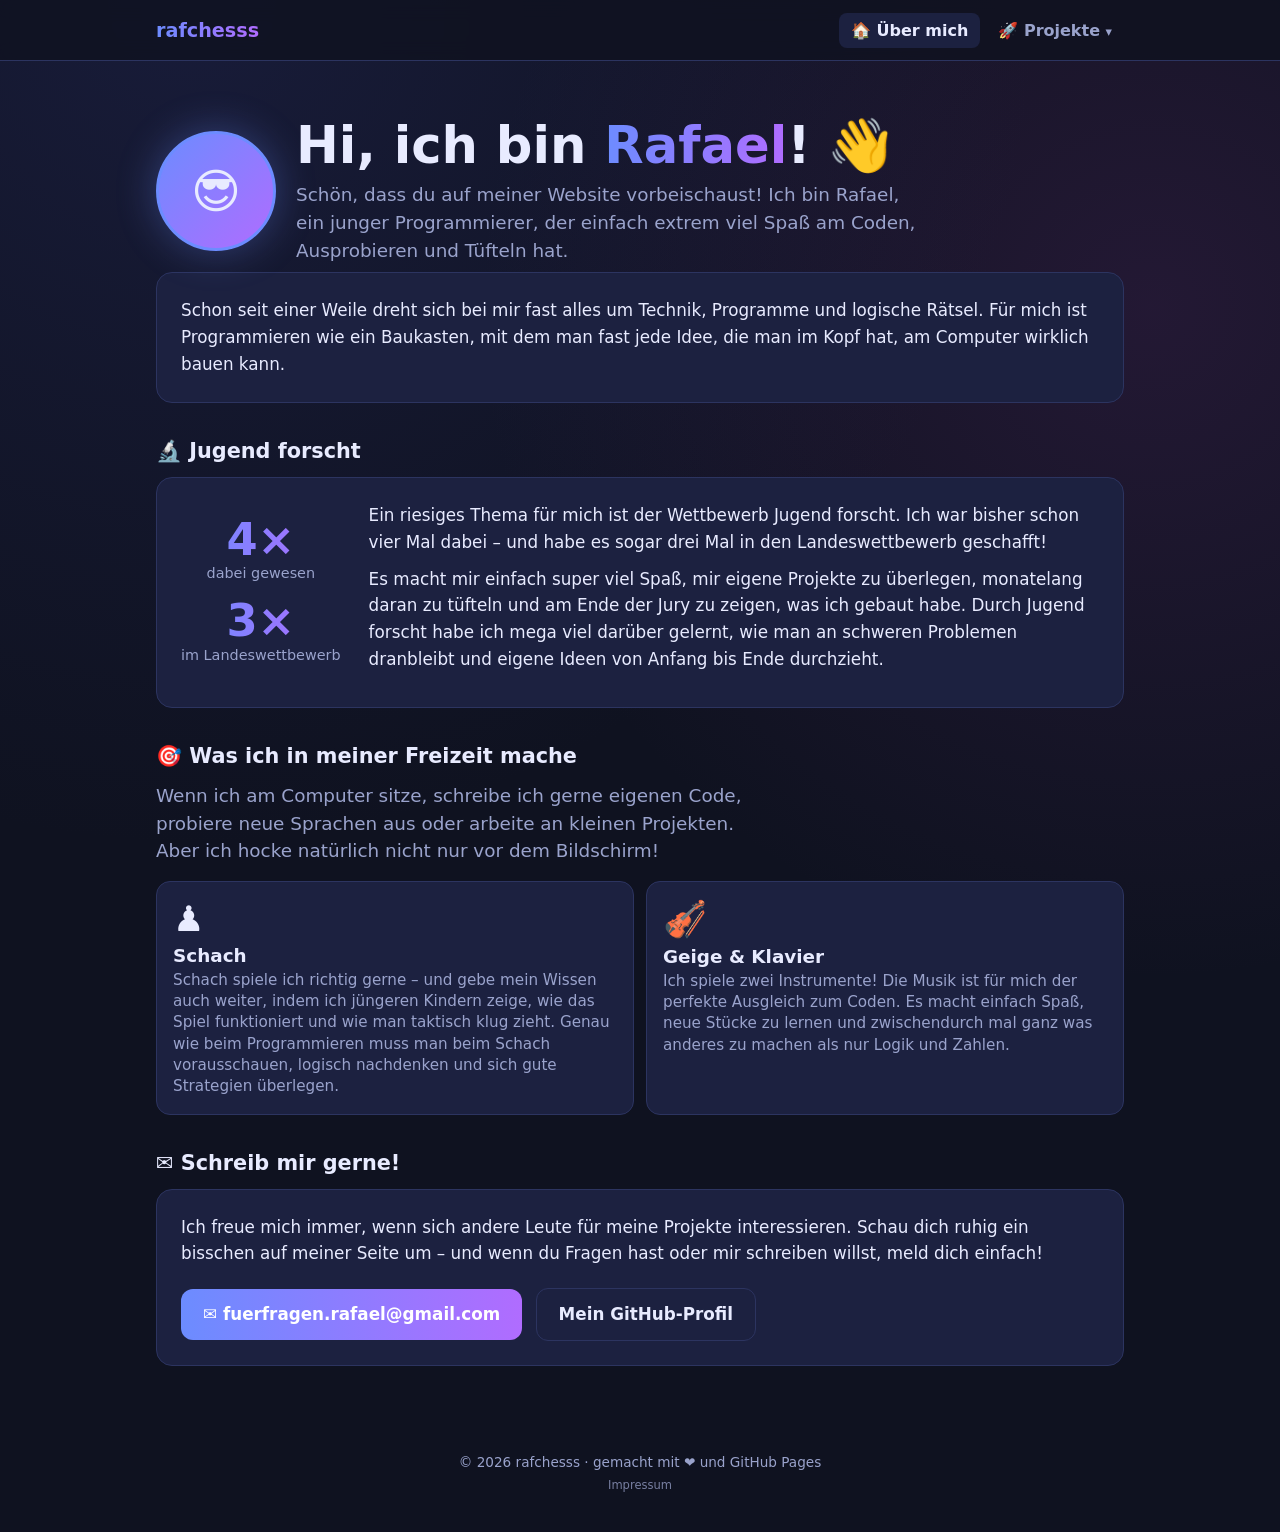
<file: index.html>
<!DOCTYPE html>
<html lang="de">
<head>
<meta charset="UTF-8">
<meta name="viewport" content="width=device-width, initial-scale=1">
<title>rafchesss</title>
<style>
  :root {
    --bg: #0f1220; --bg2: #161a2e; --card: #1c2140; --card2: #232a50; --text: #e8ebff; --muted: #9aa3cc;
    --accent: #6c8cff; --accent2: #b06cff; --border: #2c3460; --ok: #4cd29a;
  }
  * { box-sizing: border-box; }
  html { scroll-behavior: smooth; }
  body {
    margin: 0; font-family: system-ui, "Segoe UI", sans-serif; color: var(--text); background: var(--bg);
    background-image: radial-gradient(circle at 15% 0%, #2a2f6b55, transparent 45%), radial-gradient(circle at 90% 20%, #5b2a6b44, transparent 40%);
    min-height: 100vh;
  }
  a { color: inherit; }

  /* ---------- Navigation ---------- */
  nav {
    position: sticky; top: 0; z-index: 10; backdrop-filter: blur(10px);
    background: #0f1220cc; border-bottom: 1px solid var(--border);
  }
  .nav-inner { max-width: 1000px; margin: 0 auto; padding: 0 16px; display: flex; align-items: center; gap: 6px; height: 60px; }
  .logo { font-weight: 800; font-size: 1.2rem; text-decoration: none; margin-right: auto;
    background: linear-gradient(90deg, var(--accent), var(--accent2)); -webkit-background-clip: text; background-clip: text; color: transparent; }
  .nav-link, .drop-btn {
    font: inherit; color: var(--muted); background: none; border: 0; cursor: pointer; text-decoration: none;
    padding: 8px 12px; border-radius: 8px; font-weight: 600;
  }
  .nav-link:hover, .drop-btn:hover, .nav-link.active, .drop-btn.active { color: var(--text); background: var(--card); }
  .dropdown { position: relative; }
  .drop-btn .arrow { display: inline-block; transition: transform .2s; font-size: .8em; }
  .dropdown.open .arrow { transform: rotate(180deg); }
  .drop-menu {
    position: absolute; right: 0; top: calc(100% + 8px); min-width: 260px; padding: 6px;
    background: var(--card); border: 1px solid var(--border); border-radius: 12px; box-shadow: 0 12px 40px #0008;
    display: none;
  }
  .dropdown.open .drop-menu { display: block; }
  .drop-menu a { display: flex; gap: 10px; align-items: center; padding: 10px 12px; border-radius: 8px; text-decoration: none; }
  .drop-menu a:hover { background: var(--card2); }
  .drop-menu .emoji { font-size: 1.4rem; }
  .drop-menu small { display: block; color: var(--muted); }
  .drop-menu hr { border: 0; border-top: 1px solid var(--border); margin: 6px 4px; }
  .drop-menu .soon { padding: 10px 12px; color: var(--muted); font-style: italic; }

  /* ---------- Inhalt ---------- */
  main { max-width: 1000px; margin: 0 auto; padding: 32px 16px 64px; }
  .page { animation: fade .3s ease; }
  @keyframes fade { from { opacity: 0; transform: translateY(8px); } to { opacity: 1; transform: none; } }
  h1 { font-size: clamp(2rem, 6vw, 3.2rem); margin: 0 0 8px; line-height: 1.1; }
  h2 { margin: 36px 0 14px; font-size: 1.3rem; }
  .gradient { background: linear-gradient(90deg, var(--accent), var(--accent2)); -webkit-background-clip: text; background-clip: text; color: transparent; }
  .lead { color: var(--muted); font-size: 1.15rem; margin: 0; max-width: 620px; line-height: 1.5; }
  .hero { padding: 24px 0 8px; }
  .greeting { color: var(--accent); font-weight: 700; margin-bottom: 6px; }

  .tiles { display: grid; grid-template-columns: repeat(auto-fit, minmax(170px, 1fr)); gap: 12px; margin-top: 28px; }
  .tile { background: var(--card); border: 1px solid var(--border); border-radius: 14px; padding: 16px; }
  .tile .num { font-size: 2rem; font-weight: 800; }
  .tile .lbl { color: var(--muted); font-size: .9rem; }

  .cards { display: grid; grid-template-columns: repeat(auto-fill, minmax(280px, 1fr)); gap: 16px; }
  .card {
    display: block; text-decoration: none; background: var(--card); border: 1px solid var(--border); border-radius: 16px;
    padding: 20px; transition: transform .15s, border-color .15s;
  }
  .card:hover { transform: translateY(-3px); border-color: var(--accent); }
  .card .emoji { font-size: 2.4rem; }
  .card h3 { margin: 10px 0 6px; font-size: 1.2rem; }
  .card p { margin: 0; color: var(--muted); line-height: 1.45; }
  .card.placeholder { border-style: dashed; display: flex; align-items: center; justify-content: center; color: var(--muted); min-height: 150px; text-align: center; }
  .card.placeholder:hover { transform: none; border-color: var(--border); }
  .tags { display: flex; flex-wrap: wrap; gap: 6px; margin-top: 12px; }
  .tag { font-size: .8rem; padding: 3px 9px; border-radius: 99px; background: var(--card2); color: var(--muted); }

  .ptitle { display: flex; align-items: center; gap: 14px; flex-wrap: wrap; }
  .pemoji { font-size: 1.1em; }
  .pshort { font-size: 1.25rem; font-weight: 600; color: var(--accent); margin: 4px 0 22px; }
  .pdesc { color: var(--text); font-size: 1.08rem; line-height: 1.65; max-width: 720px; margin: 0;
    background: var(--card); border: 1px solid var(--border); border-radius: 16px; padding: 20px 22px; }
  .pdesc p { margin: 0 0 14px; } .pdesc p:last-child { margin-bottom: 0; }
  .timeline { list-style: none; margin: 0; padding: 0 0 0 4px; position: relative; }
  .timeline::before { content: ''; position: absolute; left: 25px; top: 10px; bottom: 10px; width: 3px; border-radius: 3px;
    background: linear-gradient(var(--accent), var(--accent2)); }
  .timeline li { position: relative; display: flex; align-items: center; gap: 16px; padding: 8px 0; }
  .tl-dot { position: relative; z-index: 1; flex: 0 0 auto; width: 44px; height: 44px; border-radius: 50%; display: flex; align-items: center; justify-content: center;
    font-size: 1.3rem; background: var(--card); border: 2px solid var(--accent); }
  .tl-date { color: var(--muted); font-variant-numeric: tabular-nums; min-width: 92px; }
  .tl-text { font-weight: 700; font-size: 1.05rem; }
  .pbtns { margin-top: 28px; display: flex; gap: 10px; flex-wrap: wrap; }
  .pbtns .btn { margin: 0; }
  .star-hint { color: var(--muted); margin: 12px 0 0; font-size: .95rem; }
  .star-hint a { color: var(--accent); font-weight: 600; }
  .project-head { display: flex; gap: 18px; align-items: center; flex-wrap: wrap; }
  .project-head .emoji { font-size: 4rem; }
  .btn {
    display: inline-block; text-decoration: none; font-weight: 700; padding: 12px 22px; border-radius: 12px;
    background: linear-gradient(90deg, var(--accent), var(--accent2)); color: #fff; margin-top: 20px;
  }
  .btn:hover { filter: brightness(1.1); }
  .btn.ghost { background: var(--card); border: 1px solid var(--border); color: var(--text); margin-left: 8px; }
  .features { display: grid; grid-template-columns: repeat(auto-fit, minmax(220px, 1fr)); gap: 12px; }
  .feature { background: var(--card); border: 1px solid var(--border); border-radius: 14px; padding: 16px; }
  .feature b { display: block; margin-bottom: 4px; }
  .feature span { color: var(--muted); font-size: .95rem; line-height: 1.4; }
  .about { background: var(--card); border: 1px solid var(--border); border-radius: 16px; padding: 24px; line-height: 1.6; font-size: 1.05rem; }
  .me { display: flex; gap: 20px; align-items: center; flex-wrap: wrap; }
  .avatar {
    flex: 0 0 auto; overflow: hidden; border: 3px solid var(--accent);
    width: 120px; height: 120px; border-radius: 50%; display: flex; align-items: center; justify-content: center; font-size: 3rem;
    background: linear-gradient(135deg, var(--accent), var(--accent2)); box-shadow: 0 0 40px #6c8cff55;
  }
  .facts { display: grid; grid-template-columns: repeat(auto-fit, minmax(220px, 1fr)); gap: 12px; }
  .avatar img { width: 100%; height: 100%; object-fit: cover; display: block; }
  .jf { display: grid; grid-template-columns: auto 1fr; gap: 28px; align-items: center; }
  .jf p { margin: 0 0 10px; }
  .jf-stats { display: flex; flex-direction: column; gap: 14px; text-align: center; }
  .jf-stats .num { font-size: 2.8rem; font-weight: 800; line-height: 1; }
  .jf-stats .lbl { color: var(--muted); font-size: .9rem; }
  .hobby .he { font-size: 2.2rem; margin-bottom: 6px; }
  .hobby b { font-size: 1.15rem; }
  @media (max-width: 560px) { .jf { grid-template-columns: 1fr; } .jf-stats { flex-direction: row; justify-content: space-around; } }
  .fact { display: flex; gap: 12px; align-items: center; background: var(--card); border: 1px solid var(--border); border-radius: 14px; padding: 14px 16px; }
  .fe { font-size: 1.8rem; }
  .fk { color: var(--muted); font-size: .85rem; }
  .fv { font-weight: 700; }
  .fv.empty { color: var(--muted); font-weight: 400; font-style: italic; }
  .tag.big { font-size: 1rem; padding: 6px 14px; }

  /* ---------- Easter Egg: Schachrätsel ---------- */
  .hobby .he.egg { display: inline-block; cursor: pointer; transition: transform .2s; }
  .hobby .he.egg:hover { transform: rotate(-12deg) scale(1.1); }
  .modal { position: fixed; inset: 0; z-index: 50; display: flex; align-items: center; justify-content: center;
    padding: 16px; background: #000a; animation: fade .2s ease; }
  .modal-box { position: relative; width: 100%; max-width: 420px; max-height: calc(100vh - 32px); overflow-y: auto;
    background: var(--card); border: 1px solid var(--border); border-radius: 18px; padding: 20px; box-shadow: 0 20px 60px #000c; }
  .modal-box h3 { margin: 0 0 4px; font-size: 1.3rem; }
  .modal-box .sub { margin: 0 0 14px; color: var(--muted); font-size: .9rem; }
  .modal-close { position: absolute; top: 10px; right: 10px; font: inherit; font-size: 1.3rem; line-height: 1;
    width: 36px; height: 36px; border-radius: 50%; border: 0; cursor: pointer; background: var(--card2); color: var(--text); }
  .board { display: grid; grid-template-columns: repeat(8, 1fr); border-radius: 8px; overflow: hidden;
    border: 3px solid var(--card2); user-select: none; }
  .sq { position: relative; aspect-ratio: 1; display: flex; align-items: center; justify-content: center; cursor: pointer;
    font-size: clamp(1.6rem, 9vw, 2.4rem); line-height: 1; background: #b9c3e8; }
  .sq.dark { background: #5c6aa8; }
  .sq.last { box-shadow: inset 0 0 0 100px #ffd76a66; }
  .sq.sel { box-shadow: inset 0 0 0 100px #6cffb666; }
  .sq.hint::after { content: ''; position: absolute; width: 28%; height: 28%; border-radius: 50%; background: #0f122066; }
  .sq.hint.cap::after { width: 86%; height: 86%; background: none; border: 4px solid #0f122066; box-sizing: border-box; }
  .sq .pc-w { color: #fff; text-shadow: 0 0 2px #000, 0 0 2px #000, 0 2px 3px #0008; }
  .sq .pc-b { color: #141526; text-shadow: 0 0 2px #fff8; }
  .sq .co { position: absolute; font-size: .6rem; font-weight: 700; color: #0f122088; }
  .sq .co.f { right: 3px; bottom: 2px; } .sq .co.r { left: 3px; top: 2px; }
  .puz-status { min-height: 3em; margin: 14px 0 4px; font-weight: 600; line-height: 1.45; }
  .puz-status.win { color: var(--ok); }
  .puz-btns { display: flex; gap: 8px; flex-wrap: wrap; }
  .puz-btns button { font: inherit; font-weight: 700; cursor: pointer; padding: 9px 14px; border-radius: 10px;
    border: 1px solid var(--border); background: var(--card2); color: var(--text); }
  .puz-btns button:hover { border-color: var(--accent); }

  footer { text-align: center; color: var(--muted); font-size: .85rem; padding: 24px 16px 40px; }
  footer .imp { display: block; width: fit-content; margin: 8px auto 0; font-size: .72rem; color: var(--muted); text-decoration: none; opacity: .75; }
  footer .imp:hover { text-decoration: underline; opacity: 1; }
  .legal { max-width: 640px; }
  .legal p { line-height: 1.6; margin: 0 0 10px; } .legal p:last-child { margin-bottom: 0; }
  .legal a { color: var(--accent); }

  @media (max-width: 560px) {
    .nav-link, .drop-btn { padding: 8px 8px; }
    .drop-menu { position: fixed; left: 12px; right: 12px; top: 64px; min-width: 0; }
    .btn.ghost { margin-left: 0; }
  }
</style>
</head>
<body>

<nav>
  <div class="nav-inner">
    <a class="logo" href="#home" id="logo"></a>
    <a class="nav-link" href="#home" data-page="home">🏠 Über mich</a>
    <div class="dropdown" id="dropdown">
      <button class="drop-btn" id="dropBtn" aria-haspopup="true" aria-expanded="false">🚀 Projekte <span class="arrow">▾</span></button>
      <div class="drop-menu" id="dropMenu"></div>
    </div>
  </div>
</nav>

<main id="app"></main>

<footer id="footer"></footer>

<script>
/* =====================================================================
   HIER KANNST DU DEINE SEITE ÄNDERN – einfach den Text zwischen den
   Anführungszeichen '…' austauschen. Den Rest musst du nicht anfassen.
   ===================================================================== */

const ICH = {
  name: 'rafchesss',            // steht oben links im Menü
  vorname: 'Rafael',
  profilbild: 'https://github.com/rafchesss-blip.png?size=240',
  github: 'https://github.com/rafchesss-blip',
  // E-Mail in zwei Teilen, damit Spam-Programme sie schwerer finden
  email: ['fuerfragen.rafael', 'gmail.com'],

  intro: 'Schön, dass du auf meiner Website vorbeischaust! Ich bin Rafael, ein junger Programmierer, der einfach extrem viel Spaß am Coden, Ausprobieren und Tüfteln hat.',

  ueberMich: 'Schon seit einer Weile dreht sich bei mir fast alles um Technik, Programme und logische Rätsel. Für mich ist Programmieren wie ein Baukasten, mit dem man fast jede Idee, die man im Kopf hat, am Computer wirklich bauen kann.',

  jugendForscht: {
    teilnahmen: 4,
    landeswettbewerb: 3,
    text: [
      'Ein riesiges Thema für mich ist der Wettbewerb Jugend forscht. Ich war bisher schon vier Mal dabei – und habe es sogar drei Mal in den Landeswettbewerb geschafft!',
      'Es macht mir einfach super viel Spaß, mir eigene Projekte zu überlegen, monatelang daran zu tüfteln und am Ende der Jury zu zeigen, was ich gebaut habe. Durch Jugend forscht habe ich mega viel darüber gelernt, wie man an schweren Problemen dranbleibt und eigene Ideen von Anfang bis Ende durchzieht.',
    ],
  },

  freizeit: 'Wenn ich am Computer sitze, schreibe ich gerne eigenen Code, probiere neue Sprachen aus oder arbeite an kleinen Projekten. Aber ich hocke natürlich nicht nur vor dem Bildschirm!',

  // Hobbys: [Emoji, Titel, Text]
  hobbys: [
    ['♟️', 'Schach', 'Schach spiele ich richtig gerne – und gebe mein Wissen auch weiter, indem ich jüngeren Kindern zeige, wie das Spiel funktioniert und wie man taktisch klug zieht. Genau wie beim Programmieren muss man beim Schach vorausschauen, logisch nachdenken und sich gute Strategien überlegen.'],
    ['🎻', 'Geige & Klavier', 'Ich spiele zwei Instrumente! Die Musik ist für mich der perfekte Ausgleich zum Coden. Es macht einfach Spaß, neue Stücke zu lernen und zwischendurch mal ganz was anderes zu machen als nur Logik und Zahlen.'],
  ],

  // ---------- IMPRESSUM ----------
  // Steht klein unten in der Fußzeile. Jeder Text in '…' ist ein eigener Absatz.
  impressum: [
    'Dies ist eine rein private Website ohne geschäftliche Zwecke.',
    'Hier wird nichts verkauft, es gibt keine Werbung und ich verdiene mit dieser Seite kein Geld. Ich stelle mich nur kurz vor und zeige meine eigenen Programmier-Projekte.',
    'Die Seite wird bei GitHub Pages gehostet. Ich selbst verwende keine Cookies und kein Tracking.',
  ],

  kontakt: 'Ich freue mich immer, wenn sich andere Leute für meine Projekte interessieren. Schau dich ruhig ein bisschen auf meiner Seite um – und wenn du Fragen hast oder mir schreiben willst, meld dich einfach!',
};

// So ist jedes Projekt aufgebaut:
//   name, emoji, kurz (ca. 5 Wörter), beschreibung (lang),
//   timeline: [Datum, Emoji, 2–3 Wörter], link (zum Austesten), code (GitHub)
const PROJEKTE = [
  {
    id: 'tipplerner',
    name: 'Tipplerner',
    emoji: '⌨️',
    kurz: '10-Finger-Tippen spielerisch lernen',
    // Lange Beschreibung: jeder Text in '…' ist ein eigener Absatz
    beschreibung: [
      'Ich wollte einfach mal etwas Neues lernen – und weil ich das 10-Finger-Tippen noch nicht konnte, habe ich mir genau das ausgesucht. Wer blind mit allen zehn Fingern tippt, schreibt nicht nur viel schneller, sondern muss auch nicht ständig auf die Tastatur schauen. Gerade beim Programmieren ist das super praktisch!',
      'Im Internet gibt es zwar viele Websites zum Tippen-Lernen, aber die meisten sind entweder ziemlich schlecht gemacht oder kosten Geld. Deshalb habe ich beschlossen: Ich baue mir mein eigenes Programm – kostenlos, ohne Werbung und genau so, wie ich es mir vorstelle.',
      'Besonders wichtig war mir, dass man selbst auswählen kann, was man üben möchte. Man gibt einfach die Tasten ein, die man gerade lernt, und der Tipplerner sucht dazu passende echte deutsche Wörter heraus. Gibt es mit diesen Tasten nicht genug Wörter, bekommt man zufällige Buchstabenfolgen. Am Ende sieht man, wie viele Wörter pro Minute (WPM) man geschafft hat und wie viel Prozent richtig waren.',
      'Danach kam mir die Idee, Spiele einzubauen, damit das Üben mehr Spaß macht: Buchstaben-Ballons, die auf spitze Spieße zufallen, Plattformen, die langsam in der Lava versinken, ein Autorennen gegen Computer-Autos oder sogar gegen den eigenen Rekord – und ein brennendes Seil, an dem man bis ins Weltall zur ISS klettert.',
      'Als ich die Spiele dann selbst ausprobiert habe, habe ich gemerkt, dass sie wirklich effektiv sind: Man will unbedingt weiterkommen und tippt dabei ganz automatisch schneller und genauer. So lernt man fast nebenbei – und hat trotzdem Spaß dabei.',
      'Inzwischen gibt es auch einen richtigen Kurs: In 51 Lektionen lernt man Schritt für Schritt alle Tasten, von F und J bis P und T. Weiter geht es erst, wenn man mindestens 90 % richtig hat – und nach jeder großen Wiederholung wartet als Belohnung ein zufälliges Spiel.',
    ],
    timeline: [
      ['02.10.2026', '⌨️', 'Training gebaut'],
      ['03.10.2026', '🎈', 'Ballon-Spiel'],
      ['03.10.2026', '🌋', 'Lava-Spiel'],
      ['03.10.2026', '🏎️', 'Autorennen'],
      ['03.10.2026', '🧗', 'Seil-Klettern'],
      ['03.10.2026', '🌐', 'Online gestellt'],
      ['04.10.2026', '🔗', 'Mit Website verknüpft'],
      ['05.10.2026', '🎓', 'Lernkurs'],
      ['05.10.2026', '🖐️', 'Finger-Erklärungen'],
      ['05.10.2026', '🙌', 'Durchsichtige Hände'],
    ],
    link: 'https://rafchesss-blip.github.io/tipplerner/',
    code: 'https://github.com/rafchesss-blip/tipplerner',
  },
  {
    id: 'meldezaehler',
    name: 'Meldezähler',
    emoji: '✋',
    kurz: 'Eine Uhr, die Meldungen zählt',
    beschreibung: [
      'In der Schule passiert es manchmal, dass Lehrer einen Schüler, der sich meldet, einfach nicht bemerken. Vielleicht sitzt man weiter hinten, vielleicht melden sich gerade viele gleichzeitig – und irgendwann nimmt man den Arm enttäuscht wieder runter. Am Ende weiß niemand, wie oft man sich eigentlich gemeldet hat. Da dachte ich mir: Ich baue einen Meldezähler!',
      'Die Idee: Ein Gerät am Handgelenk erkennt automatisch, wenn man den Arm hebt, und zählt jede Meldung mit. So sieht man genau, wie oft man sich in jeder Stunde und in jedem Fach gemeldet hat – und wie oft man auch drangenommen wurde.',
      'Zuerst habe ich einen einfachen ESP32-Mikrocontroller mit einem Bewegungssensor genommen, der Beschleunigung und Drehung misst. Damit habe ich ganz viele Meldungen und andere Bewegungen aufgenommen und am PC eine künstliche Intelligenz trainiert. Die lernt, eine echte Meldung von anderen Bewegungen zu unterscheiden – zum Beispiel vom Kopfkratzen oder wenn man etwas vom Boden aufhebt. Damit jeder das Armband tragen kann, stellt es sich am Anfang auf die Person ein.',
      'Danach habe ich mir eine fertige ESP32-Uhr gekauft, in der schon alles drin ist: ein Touch-Display, ein Bewegungssensor, ein Akku und sogar ein Vibrationsmotor. Die Software dafür programmiere ich selbst. Die Erkennung läuft jetzt komplett auf der Uhr – inzwischen mit einem kleinen neuronalen Netz, das in meinen Tests rund 93 % der Bewegungen richtig erkennt. Bei jeder erkannten Meldung vibriert die Uhr kurz.',
      'Dazu gibt es eine eigene Handy-App, die sich per Bluetooth mit der Uhr verbindet, die Uhrzeit und den Stundenplan überträgt und Statistiken anzeigt. Auf der Uhr gibt es außerdem Schul-Zifferblätter mit der aktuellen Stunde, einen Timer, eine Stoppuhr und eine Stummschaltung während des Unterrichts.',
      'Gerade beschäftige ich mich mit dem Akku: In Energietests messe ich, wie viel Strom das Display, der Sensor und der Rest der Uhr verbrauchen – damit der Meldezähler einen ganzen Schultag durchhält. Ein erstes Ergebnis: Selbst wenn das Display die ganze Zeit an ist, würde der Akku nach meiner Hochrechnung ungefähr 9 bis 11 Stunden halten.',
    ],
    timeline: [
      ['20.09.2026', '💡', 'Projektstart'],
      ['20.09.2026', '📡', 'ESP32 mit Bewegungssensor'],
      ['20.09.2026', '🧠', 'KI trainiert'],
      ['26.09.2026', '⌚', 'Umzug auf Uhr'],
      ['26.09.2026', '📱', 'Handy-App'],
      ['27.09.2026', '🤖', 'Neuronales Netz'],
      ['01.10.2026', '🔋', 'Stromsparmodus'],
      ['02.10.2026', '🎨', 'Neue Oberfläche'],
      ['03.10.2026', '⚡', 'Energietest Grundverbrauch'],
      ['04.10.2026', '📺', 'Energietest Display'],
      ['04.10.2026', '📡', 'Energietest Bewegungssensor'],
    ],
    link: '',   // kein Online-Test, weil es auf der Uhr läuft
    code: 'https://github.com/rafchesss-blip/meldezaehler',
  },
  // Neues Projekt? Einfach den Block oben kopieren und hier einfügen.
];

/* ===================================================================== */

const $ = id => document.getElementById(id);
const esc = s => String(s).replace(/[&<>"']/g, c => ({ '&': '&amp;', '<': '&lt;', '>': '&gt;', '"': '&quot;', "'": '&#39;' }[c]));

function projectCard(p) {
  return `<a class="card" href="#projekt/${p.id}">
    <div class="emoji">${p.emoji}</div>
    <h3>${esc(p.name)}</h3>
    <p>${esc(p.kurz)}</p>
    <div class="tags">${(p.tags || []).map(t => `<span class="tag">${esc(t)}</span>`).join('')}</div>
  </a>`;
}

const PAGES = {
  home() {
    const jf = ICH.jugendForscht;
    return `
      <section class="hero">
        <div class="me">
          <div class="avatar"><img src="${esc(ICH.profilbild)}" alt="Profilbild von ${esc(ICH.vorname)}"
               onerror="this.parentNode.textContent='😎'"></div>
          <div>
            <h1>Hi, ich bin <span class="gradient">${esc(ICH.vorname)}</span>! 👋</h1>
            <p class="lead">${esc(ICH.intro)}</p>
          </div>
        </div>
      </section>

      <div class="about"><p style="margin:0">${esc(ICH.ueberMich)}</p></div>

      <h2>🔬 Jugend forscht</h2>
      <div class="about jf">
        <div class="jf-stats">
          <div><div class="num gradient">${jf.teilnahmen}×</div><div class="lbl">dabei gewesen</div></div>
          <div><div class="num gradient">${jf.landeswettbewerb}×</div><div class="lbl">im Landeswettbewerb</div></div>
        </div>
        <div>${jf.text.map(t => `<p>${esc(t)}</p>`).join('')}</div>
      </div>

      <h2>🎯 Was ich in meiner Freizeit mache</h2>
      <p class="lead" style="margin-bottom:16px">${esc(ICH.freizeit)}</p>
      <div class="features">
        ${ICH.hobbys.map(([e, t, d]) => `<div class="feature hobby"><div class="he${e === '♟️' ? ' egg" onclick="openPuzzle()' : ''}">${e}</div><b>${esc(t)}</b><span>${esc(d)}</span></div>`).join('')}
      </div>

      <h2>✉️ Schreib mir gerne!</h2>
      <div class="about">
        <p style="margin-top:0">${esc(ICH.kontakt)}</p>
        <a class="btn" style="margin-top:4px" href="mailto:${esc(ICH.email.join('@'))}">✉️ ${esc(ICH.email.join('@'))}</a>
        <a class="btn ghost" style="margin-top:4px" href="${esc(ICH.github)}" target="_blank" rel="noopener">Mein GitHub-Profil</a>
      </div>`;
  },
  impressum() {
    const mail = esc(ICH.email.join('@'));
    return `<div class="legal">
      <h1>Impressum</h1>
      <div class="about">
        ${ICH.impressum.map(t => `<p>${esc(t)}</p>`).join('')}
        <p>Kontakt: <a href="mailto:${mail}">${mail}</a></p>
      </div>
      <a class="btn" href="#home">← Zurück</a>
    </div>`;
  },
  projekte() {
    return `<h1>🚀 Projekte</h1><p class="lead">Alles, was ich bisher gebaut habe.</p><h2></h2>
      <div class="cards">${PROJEKTE.map(projectCard).join('')}<div class="card placeholder">🛠️ Nächstes Projekt<br>kommt bald …</div></div>`;
  },
  projekt(id) {
    const p = PROJEKTE.find(x => x.id === id);
    if (!p) return PAGES.notfound();
    return `
      <h1 class="ptitle">${esc(p.name)} <span class="pemoji">${p.emoji}</span></h1>
      <p class="pshort">${esc(p.kurz)}</p>
      <div class="pdesc">${[].concat(p.beschreibung).map(t => `<p>${esc(t)}</p>`).join('')}</div>
      ${p.timeline && p.timeline.length ? `
      <h2>🗓️ Timeline</h2>
      <ol class="timeline">
        ${p.timeline.map(([d, e, t]) => `
          <li><span class="tl-dot">${e}</span><span class="tl-date">${esc(d)}</span><span class="tl-text">${esc(t)}</span></li>`).join('')}
      </ol>` : ''}
      <div class="pbtns">
        ${p.link ? `<a class="btn" href="${esc(p.link)}" target="_blank" rel="noopener">▶ Austesten</a>` : ''}
        ${p.code ? `<a class="btn ghost" href="${esc(p.code)}" target="_blank" rel="noopener">💻 Code ansehen</a>` : ''}
      </div>
      ${p.code ? `<p class="star-hint">Gefällt dir das Projekt? Dann lass mir doch auf
        <a href="${esc(p.code)}" target="_blank" rel="noopener">GitHub</a> einen ⭐ da!</p>` : ''}`;
  },
  notfound() {
    return `<h1>🤔 Nicht gefunden</h1><p class="lead">Diese Seite gibt es nicht.</p><a class="btn" href="#home">Zurück zu Home</a>`;
  },
};

function render() {
  const [page, arg] = (location.hash.slice(1) || 'home').split('/');
  const fn = PAGES[page] || PAGES.notfound;
  $('app').innerHTML = `<div class="page">${fn(arg)}</div>`;
  document.querySelectorAll('.nav-link').forEach(a => a.classList.toggle('active', a.dataset.page === page));
  $('dropBtn').classList.toggle('active', page === 'projekt' || page === 'projekte');
  closeMenu();
  window.scrollTo(0, 0);
  const p = page === 'projekt' && PROJEKTE.find(x => x.id === arg);
  document.title = p ? `${p.name} – ${ICH.name}` : page === 'impressum' ? `Impressum – ${ICH.name}` : ICH.name;
}

function buildMenu() {
  $('dropMenu').innerHTML = PROJEKTE.map(p => `
    <a href="#projekt/${p.id}"><span class="emoji">${p.emoji}</span><span>${esc(p.name)}<small>${esc(p.kurz)}</small></span></a>`).join('')
    + `<div class="soon">🛠️ Mehr kommt bald …</div><hr><a href="#projekte"><span class="emoji">📂</span><span>Alle Projekte</span></a>`;
}

/* ---------- Easter Egg: Matt in 2 (klick auf die Schachfigur) ---------- */
const PUZZLE = { fen: 'kbK5/pp6/1P6/8/8/8/8/R7 w - - 0 1', von: 'Paul Morphy', loesung: ['Ra6', 'bxa6', 'b7#'] };
const GLYPH = { k: '♚', q: '♛', r: '♜', b: '♝', n: '♞', p: '♟' };
let game = null, sel = null, last = null, busy = false, run = 0;

function loadChess(cb) {
  if (window.Chess) return cb();
  const s = document.createElement('script');
  s.src = 'https://cdnjs.cloudflare.com/ajax/libs/chess.js/0.10.3/chess.min.js';
  s.onload = cb;
  s.onerror = () => puzStatus('Das Schachbrett konnte nicht geladen werden 😕');
  document.head.appendChild(s);
}

function openPuzzle() {
  if ($('puzzle')) return;
  const m = document.createElement('div');
  m.className = 'modal'; m.id = 'puzzle';
  m.innerHTML = `<div class="modal-box" role="dialog" aria-label="Schachrätsel">
    <button class="modal-close" aria-label="Schließen" onclick="closePuzzle()">×</button>
    <h3>♟️ Du hast mein Geheimnis gefunden!</h3>
    <p class="sub">Weiß zieht und setzt in 2 Zügen matt. Ein Klassiker von ${PUZZLE.von}.</p>
    <div class="board" id="board"></div>
    <div class="puz-status" id="puzStatus">Klick auf eine weiße Figur und dann auf ihr Zielfeld.</div>
    <div class="puz-btns">
      <button onclick="resetPuzzle()">↺ Neu starten</button>
      <button onclick="showSolution()">💡 Lösung zeigen</button>
    </div>
  </div>`;
  m.addEventListener('click', e => { if (e.target === m) closePuzzle(); });
  document.body.appendChild(m);
  loadChess(resetPuzzle);
}

function closePuzzle() { const m = $('puzzle'); if (m) m.remove(); busy = false; run++; }
function puzStatus(t, win) { const s = $('puzStatus'); if (s) { s.textContent = t; s.classList.toggle('win', !!win); } }
// Verzögerte Aktion – fällt weg, wenn das Rätsel inzwischen neu gestartet oder geschlossen wurde
const later = (fn, ms) => { const r = run; setTimeout(() => { if ($('puzzle') && r === run) fn(); }, ms); };

function resetPuzzle() {
  game = new Chess(PUZZLE.fen); sel = null; last = null; busy = false; run++;
  drawBoard();
  puzStatus('Klick auf eine weiße Figur und dann auf ihr Zielfeld.');
}

function drawBoard() {
  if (!$('board')) return;
  const targets = sel ? game.moves({ square: sel, verbose: true }).map(m => m.to) : [];
  let html = '';
  for (let r = 8; r >= 1; r--) for (let f = 0; f < 8; f++) {
    const sq = 'abcdefgh'[f] + r, p = game.get(sq);
    const cls = ['sq', (f + r) % 2 === 1 ? 'dark' : '',
      last && (sq === last.from || sq === last.to) ? 'last' : '', sq === sel ? 'sel' : '',
      targets.includes(sq) ? 'hint' + (p ? ' cap' : '') : ''].join(' ');
    html += `<div class="${cls}" onclick="clickSquare('${sq}')">`
      + (p ? `<span class="pc-${p.color}">${GLYPH[p.type]}︎</span>` : '')
      + (r === 1 ? `<span class="co f">${sq[0]}</span>` : '') + (f === 0 ? `<span class="co r">${r}</span>` : '')
      + '</div>';
  }
  $('board').innerHTML = html;
}

function clickSquare(sq) {
  if (busy || !game || game.turn() !== 'w' || game.in_checkmate()) return;
  const p = game.get(sq);
  if (sel && sel !== sq) {
    const mv = game.move({ from: sel, to: sq, promotion: 'q' });
    if (mv) { sel = null; return afterWhiteMove(mv); }
  }
  sel = p && p.color === 'w' && sel !== sq ? sq : null;
  drawBoard();
}

function afterWhiteMove(mv) {
  last = mv; drawBoard();
  const first = game.history().length === 1;
  if (game.in_checkmate()) return puzStatus('♛ Schachmatt! Stark, du hast das Rätsel gelöst! 🎉', true);
  busy = true;
  if (!first) {
    puzStatus('Das ist leider noch kein Matt. Versuch’s nochmal! 🤔');
    return later(() => { game.undo(); last = null; busy = false; drawBoard(); }, 1100);
  }
  if (mv.san !== PUZZLE.loesung[0]) {
    puzStatus('Hmm, damit klappt das Matt in 2 noch nicht. Probier einen anderen Zug! 🤔');
    return later(() => { game.undo(); last = null; busy = false; drawBoard(); }, 1100);
  }
  puzStatus('Wow, du opferst den Turm? Mutig! 😮 Schwarz überlegt …');
  later(() => {
    // Meistens nimmt Schwarz den Turm – manchmal versucht er es anders
    const replies = game.moves();
    const r = replies.includes('bxa6') && Math.random() < 0.7 ? 'bxa6' : replies[Math.floor(Math.random() * replies.length)];
    last = game.move(r); busy = false; drawBoard();
    puzStatus(`Schwarz spielt ${r}. Jetzt du: Setz matt!`);
  }, 900);
}

function showSolution() {
  if (!game) return;
  resetPuzzle(); busy = true;
  puzStatus('1. Ra6!! Der Turm wird geopfert …');
  PUZZLE.loesung.forEach((san, i) => later(() => {
    last = game.move(san); drawBoard();
    if (i === 1) puzStatus('1… bxa6: Schwarz nimmt den Turm. Jetzt ist die b-Linie offen …');
    if (i === 2) puzStatus('2. b7#: Matt! (Zieht Schwarz stattdessen den Läufer, kommt 2. Rxa7#) 🎉', true);
  }, 900 * (i + 1)));
}

function closeMenu() { $('dropdown').classList.remove('open'); $('dropBtn').setAttribute('aria-expanded', 'false'); }
$('dropBtn').addEventListener('click', e => {
  e.stopPropagation();
  const open = $('dropdown').classList.toggle('open');
  $('dropBtn').setAttribute('aria-expanded', open);
});
document.addEventListener('click', e => { if (!$('dropdown').contains(e.target)) closeMenu(); });
document.addEventListener('keydown', e => { if (e.key === 'Escape') { closeMenu(); closePuzzle(); } });
window.addEventListener('hashchange', render);

$('logo').textContent = ICH.name;
$('footer').innerHTML = `© ${new Date().getFullYear()} ${esc(ICH.name)} · gemacht mit ❤️ und GitHub Pages`
  + `<a class="imp" href="#impressum">Impressum</a>`;
buildMenu();
render();
</script>
</body>
</html>
</file>
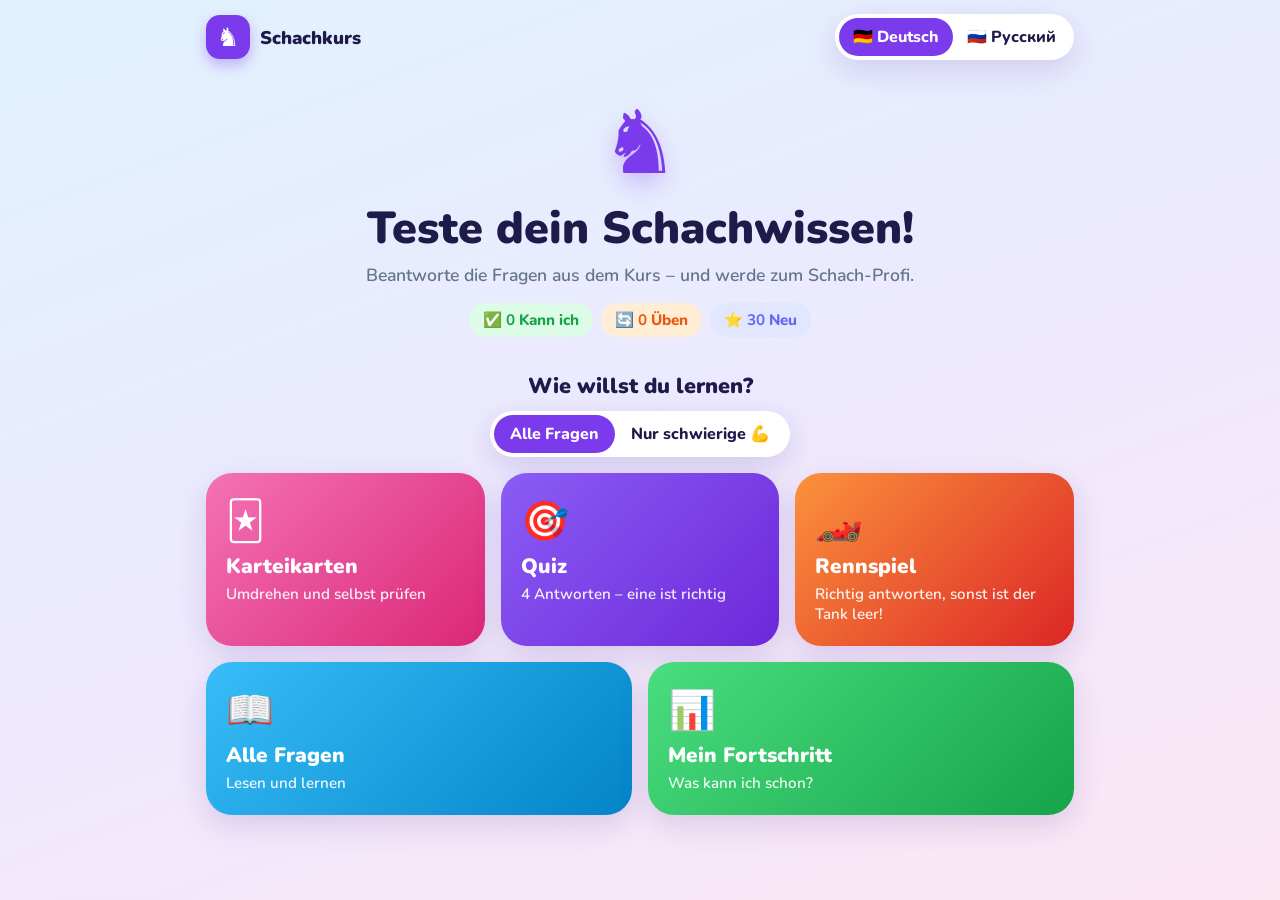
<file: schachkurs/index.html>
<!doctype html>
<html lang="de">
<head>
  <meta charset="utf-8">
  <meta name="viewport" content="width=device-width, initial-scale=1">
  <title>Schachkurs-Quiz</title>
  <meta name="description" content="Lernfragen für den Schachkurs – auf Deutsch und Russisch.">
  <link rel="icon" href="data:image/svg+xml,<svg xmlns='http://www.w3.org/2000/svg' viewBox='0 0 100 100'><text y='.9em' font-size='90'>♞</text></svg>">
  <link rel="preconnect" href="https://fonts.googleapis.com">
  <link rel="preconnect" href="https://fonts.gstatic.com" crossorigin>
  <link href="https://fonts.googleapis.com/css2?family=Nunito:wght@600;800;900&display=swap" rel="stylesheet">
  <link rel="stylesheet" href="style.css?v=202611141855">
</head>
<body>
  <!-- Schwebende Figuren im Hintergrund -->
  <div class="floaters" aria-hidden="true"></div>
  <canvas id="confetti" aria-hidden="true"></canvas>

  <header class="topbar">
    <button class="logo" data-go="home" aria-label="Start">
      <span class="logo-knight">♞</span>
      <span class="logo-text" data-t="appName"></span>
    </button>
    <div class="lang" role="group" aria-label="Sprache / Язык">
      <button data-lang="de">🇩🇪 <span>Deutsch</span></button>
      <button data-lang="ru">🇷🇺 <span>Русский</span></button>
    </div>
  </header>

  <main>
    <!-- Start -->
    <section id="home" class="view">
      <div class="hero">
        <div class="hero-knight">♞</div>
        <h1 data-t="heroTitle"></h1>
        <p class="hero-sub" data-t="heroSub"></p>
        <div class="mini-stats">
          <span class="pill good">✅ <b id="statGood">0</b> <span data-t="statGood"></span></span>
          <span class="pill practice">🔄 <b id="statPractice">0</b> <span data-t="statPractice"></span></span>
          <span class="pill new">⭐ <b id="statNew">0</b> <span data-t="statNew"></span></span>
        </div>
      </div>
      <h2 class="section-title" data-t="chooseMode"></h2>
      <div class="pool" role="group">
        <button data-pool="all" data-t="poolAll"></button>
        <button data-pool="weak" data-t="poolWeak"></button>
      </div>
      <div class="tiles modes">
        <button class="tile t-cards" data-start="cards">
          <span class="tile-icon">🃏</span>
          <span class="tile-title" data-t="tileCards"></span>
          <span class="tile-sub" data-t="tileCardsSub"></span>
        </button>
        <button class="tile t-quiz" data-start="quiz">
          <span class="tile-icon">🎯</span>
          <span class="tile-title" data-t="tileQuiz"></span>
          <span class="tile-sub" data-t="tileQuizSub"></span>
        </button>
        <button class="tile t-race" data-start="race">
          <span class="tile-icon">🏎️</span>
          <span class="tile-title" data-t="tileRace"></span>
          <span class="tile-sub" data-t="tileRaceSub"></span>
        </button>
      </div>
      <div class="tiles">
        <button class="tile t-list" data-go="list">
          <span class="tile-icon">📖</span>
          <span class="tile-title" data-t="tileList"></span>
          <span class="tile-sub" data-t="tileListSub"></span>
        </button>
        <button class="tile t-progress" data-go="progress">
          <span class="tile-icon">📊</span>
          <span class="tile-title" data-t="tileProgress"></span>
          <span class="tile-sub" data-t="tileProgressSub"></span>
        </button>
      </div>
    </section>

    <!-- Quiz -->
    <section id="quiz" class="view" hidden>
      <div class="quiz-head">
        <button class="back" data-go="home" data-t-aria="back">←</button>
        <div class="bar"><div class="bar-fill" id="barFill"></div></div>
        <span class="counter" id="counter"></span>
      </div>
      <div class="card question-card" id="qCard">
        <div class="q-badge" id="qBadge"></div>
        <h2 class="q-text" id="qText"></h2>
        <div class="answers" id="answers"></div>
        <div class="feedback" id="feedback" hidden></div>
        <button class="btn primary next" id="nextBtn" hidden></button>
      </div>
    </section>

    <!-- Karteikarten -->
    <section id="cards" class="view" hidden>
      <div class="quiz-head">
        <button class="back" data-go="home" data-t-aria="back">←</button>
        <div class="bar"><div class="bar-fill" id="cardBar"></div></div>
        <span class="counter" id="cardCounter"></span>
      </div>
      <div class="flashcard" id="flashcard" tabindex="0">
        <div class="flashcard-inner">
          <div class="face face-front">
            <div class="face-label" data-t="question"></div>
            <div class="face-text" id="cardQ"></div>
            <div class="face-hint" data-t="tapToFlip"></div>
          </div>
          <div class="face face-back" hidden>
            <div class="face-q" id="cardQ2"></div>
            <div class="face-label" data-t="answer"></div>
            <div class="face-text" id="cardA"></div>
          </div>
        </div>
      </div>
      <div class="rate" id="rate" hidden>
        <button class="btn rate-no" id="rateNo"><span>😕</span> <span data-t="notKnown"></span></button>
        <button class="btn rate-yes" id="rateYes"><span>😄</span> <span data-t="known"></span></button>
      </div>
    </section>

    <!-- Rennspiel -->
    <section id="race" class="view" hidden>
      <div class="race-wrap" id="raceWrap">
        <canvas id="raceCanvas"></canvas>
        <div class="race-hud">
          <button class="back race-back" data-go="home" data-t-aria="back">←</button>
          <div class="race-score">⭐ <b id="raceScore">0</b></div>
          <div class="race-best">🏆 <b id="raceBest">0</b></div>
        </div>
        <div class="race-question" id="raceQuestion"></div>
        <div class="race-bottom">
          <div class="race-fuel" id="raceFuelBox">
            <span class="fuel-icon">⛽</span>
            <div class="fuel-track"><div id="raceFuel"></div></div>
          </div>
          <div class="race-answers" id="raceAnswers"></div>
        </div>
        <div class="race-banner" id="raceBanner" hidden></div>
        <div class="race-panel" id="racePanel">
          <div class="race-panel-icon" id="racePanelIcon">🏎️</div>
          <h2 id="racePanelTitle"></h2>
          <p id="racePanelText"></p>
          <button class="btn primary" id="raceStart"></button>
          <button class="btn ghost" data-go="home" data-t="toStart"></button>
        </div>
      </div>
    </section>

    <!-- Ergebnis -->
    <section id="end" class="view" hidden>
      <div class="card end-card">
        <div class="stars" id="stars"></div>
        <h2 id="endTitle"></h2>
        <p class="end-score" id="endScore"></p>
        <div class="end-buttons">
          <button class="btn primary" data-start="again" data-t="again"></button>
          <button class="btn ghost" data-go="home" data-t="toStart"></button>
        </div>
      </div>
    </section>

    <!-- Alle Fragen -->
    <section id="list" class="view" hidden>
      <div class="page-head">
        <button class="back" data-go="home" data-t-aria="back">←</button>
        <h2 data-t="tileList"></h2>
      </div>
      <p class="hint" data-t="listHint"></p>
      <div id="listBody"></div>
    </section>

    <!-- Fortschritt -->
    <section id="progress" class="view" hidden>
      <div class="page-head">
        <button class="back" data-go="home" data-t-aria="back">←</button>
        <h2 data-t="tileProgress"></h2>
      </div>
      <div class="card progress-card">
        <div class="ring" id="ring">
          <svg viewBox="0 0 120 120">
            <circle class="ring-bg" cx="60" cy="60" r="52"></circle>
            <circle class="ring-fg" id="ringFg" cx="60" cy="60" r="52"></circle>
          </svg>
          <div class="ring-text"><b id="ringPct">0%</b><span data-t="ringLabel"></span></div>
        </div>
        <div class="progress-counts">
          <div class="count good"><b id="cGood">0</b><span data-t="statGood"></span></div>
          <div class="count practice"><b id="cPractice">0</b><span data-t="statPractice"></span></div>
          <div class="count new"><b id="cNew">0</b><span data-t="statNew"></span></div>
        </div>
      </div>
      <div class="filters" id="filters">
        <button data-filter="all" data-t="filterAll"></button>
        <button data-filter="good" data-t="statGood"></button>
        <button data-filter="practice" data-t="statPractice"></button>
        <button data-filter="new" data-t="statNew"></button>
      </div>
      <div id="progressBody"></div>
      <button class="btn ghost reset" id="resetBtn" data-t="reset"></button>
    </section>
  </main>

  <script src="fragen.js?v=202611141855"></script>
  <script src="app.js?v=202611141855"></script>
  <script src="race.js?v=202611141855"></script>
</body>
</html>
</file>
<file: schachkurs/style.css>
:root {
  --ink: #1e1b4b;
  --muted: #64748b;
  --card: #ffffff;
  --primary: #7c3aed;
  --primary-dark: #5b21b6;
  --good: #16a34a;
  --good-bg: #dcfce7;
  --bad: #dc2626;
  --bad-bg: #fee2e2;
  --practice: #ea580c;
  --practice-bg: #ffedd5;
  --new: #6366f1;
  --new-bg: #e0e7ff;
  --shadow: 0 10px 30px rgba(76, 29, 149, 0.15);
  --radius: 26px;
  /* Farben der vier Antwortknöpfe */
  --a1: #38bdf8;
  --a2: #f472b6;
  --a3: #facc15;
  --a4: #4ade80;
}

* { box-sizing: border-box; }

html, body { margin: 0; }

body {
  font-family: "Nunito", system-ui, sans-serif;
  font-weight: 600;
  color: var(--ink);
  min-height: 100vh;
  background: linear-gradient(160deg, #e0f2fe 0%, #ede9fe 50%, #fce7f3 100%) fixed;
  overflow-x: hidden;
}

button { font: inherit; color: inherit; cursor: pointer; }

/* ── Schwebende Figuren ─────────────────────────────────────────────── */
.floaters { position: fixed; inset: 0; pointer-events: none; z-index: 0; overflow: hidden; }
.floater {
  position: absolute;
  bottom: -80px;
  color: rgba(124, 58, 237, 0.13);
  animation: floatUp linear infinite;
  user-select: none;
}
@keyframes floatUp {
  from { transform: translateY(0) rotate(0deg); }
  to { transform: translateY(-115vh) rotate(25deg); }
}

#confetti { position: fixed; inset: 0; width: 100%; height: 100%; pointer-events: none; z-index: 50; }

/* ── Kopfzeile ──────────────────────────────────────────────────────── */
.topbar {
  position: relative;
  z-index: 2;
  display: flex;
  align-items: center;
  justify-content: space-between;
  gap: 12px;
  max-width: 900px;
  margin: 0 auto;
  padding: 14px 16px;
}
.logo {
  display: flex; align-items: center; gap: 10px;
  background: none; border: 0; padding: 0;
  font-weight: 900; font-size: 1.15rem;
}
.logo-knight {
  display: grid; place-items: center;
  width: 44px; height: 44px; border-radius: 14px;
  background: var(--primary); color: #fff; font-size: 1.6rem;
  box-shadow: 0 6px 14px rgba(124, 58, 237, 0.35);
  transition: transform .3s;
}
.logo:hover .logo-knight { transform: rotate(-12deg) scale(1.08); }

.lang {
  display: flex; background: #fff; border-radius: 999px; padding: 4px;
  box-shadow: var(--shadow);
}
.lang button {
  border: 0; background: none; border-radius: 999px;
  padding: 8px 14px; font-weight: 800; transition: background .25s, color .25s;
}
.lang button.active { background: var(--primary); color: #fff; }

main { position: relative; z-index: 1; max-width: 900px; margin: 0 auto; padding: 8px 16px 48px; }

.view { animation: viewIn .45s cubic-bezier(.2, .9, .3, 1.2); }
@keyframes viewIn {
  from { opacity: 0; transform: translateY(18px) scale(.98); }
  to { opacity: 1; transform: none; }
}

/* ── Start ──────────────────────────────────────────────────────────── */
.hero { text-align: center; padding: 18px 0 8px; }
.hero-knight {
  font-size: 5.5rem; line-height: 1;
  display: inline-block;
  animation: hop 2.4s ease-in-out infinite;
  filter: drop-shadow(0 10px 12px rgba(124, 58, 237, .3));
  color: var(--primary);
}
@keyframes hop {
  0%, 100% { transform: translateY(0) rotate(0); }
  30% { transform: translateY(-22px) rotate(-8deg); }
  55% { transform: translateY(0) rotate(4deg); }
}
.hero h1 { font-size: clamp(1.9rem, 6vw, 2.8rem); font-weight: 900; margin: 10px 0 4px; }
.hero-sub { color: var(--muted); font-size: 1.1rem; margin: 0 0 16px; }

.mini-stats { display: flex; justify-content: center; flex-wrap: wrap; gap: 8px; }
.pill { padding: 7px 14px; border-radius: 999px; font-weight: 800; font-size: .95rem; }
.pill.good { background: var(--good-bg); color: var(--good); }
.pill.practice { background: var(--practice-bg); color: var(--practice); }
.pill.new { background: var(--new-bg); color: var(--new); }

.tiles {
  display: grid;
  grid-template-columns: repeat(2, minmax(0, 1fr));
  gap: 16px;
  margin-top: 26px;
}
.tile {
  display: flex; flex-direction: column; align-items: flex-start; gap: 4px;
  border: 0; border-radius: var(--radius); padding: 22px 20px;
  text-align: left; color: #fff; box-shadow: var(--shadow);
  transition: transform .2s, box-shadow .2s;
  animation: viewIn .5s backwards;
}
.tile:nth-child(2) { animation-delay: .07s; }
.tile:nth-child(3) { animation-delay: .14s; }
.tile:nth-child(4) { animation-delay: .21s; }
.tile:hover { transform: translateY(-5px) rotate(-1deg); box-shadow: 0 16px 34px rgba(76, 29, 149, .25); }
.tile:active { transform: scale(.97); }
.tile-icon { font-size: 2.4rem; transition: transform .3s; }
.tile:hover .tile-icon { transform: scale(1.2) rotate(-10deg); }
.tile-title { font-size: 1.3rem; font-weight: 900; }
.tile-sub { opacity: .92; font-size: .95rem; }
.t-quiz { background: linear-gradient(135deg, #8b5cf6, #6d28d9); }
.t-weak { background: linear-gradient(135deg, #fb923c, #ea580c); }
.t-list { background: linear-gradient(135deg, #38bdf8, #0284c7); }
.t-progress { background: linear-gradient(135deg, #4ade80, #16a34a); }

/* ── Karten & Knöpfe ────────────────────────────────────────────────── */
.card {
  background: var(--card); border-radius: var(--radius);
  box-shadow: var(--shadow); padding: 24px;
}
.btn {
  border: 0; border-radius: 18px; padding: 14px 22px;
  font-weight: 900; font-size: 1.05rem;
  background: #ede9fe; color: var(--primary-dark);
  transition: transform .15s, filter .15s;
}
.btn:hover { filter: brightness(1.05); transform: translateY(-2px); }
.btn:active { transform: scale(.96); }
.btn.primary { background: var(--primary); color: #fff; box-shadow: 0 8px 18px rgba(124, 58, 237, .35); }
.btn.ghost { background: transparent; color: var(--muted); }

.back {
  flex: none; width: 44px; height: 44px; border-radius: 14px; border: 0;
  background: #fff; box-shadow: var(--shadow); font-size: 1.3rem; font-weight: 900;
}

/* ── Quiz ───────────────────────────────────────────────────────────── */
.quiz-head { display: flex; align-items: center; gap: 12px; margin-bottom: 18px; }
.bar { flex: 1; height: 16px; background: #fff; border-radius: 999px; overflow: hidden; box-shadow: inset 0 2px 4px rgba(0,0,0,.06); }
.bar-fill {
  height: 100%; width: 0;
  background: linear-gradient(90deg, #a78bfa, #7c3aed);
  border-radius: 999px; transition: width .5s cubic-bezier(.2, .9, .3, 1.2);
}
.counter { font-weight: 900; color: var(--primary-dark); min-width: 54px; text-align: right; }

.question-card { position: relative; text-align: center; padding-top: 34px; }
.question-card.pop { animation: pop .45s cubic-bezier(.2, .9, .3, 1.3); }
@keyframes pop {
  from { opacity: 0; transform: scale(.85) rotate(-2deg); }
  to { opacity: 1; transform: none; }
}
.question-card.shake { animation: shake .5s; }
@keyframes shake {
  0%, 100% { transform: translateX(0); }
  20% { transform: translateX(-12px) rotate(-1deg); }
  40% { transform: translateX(10px) rotate(1deg); }
  60% { transform: translateX(-7px); }
  80% { transform: translateX(5px); }
}
.q-badge {
  position: absolute; top: -20px; left: 50%; transform: translateX(-50%);
  width: 56px; height: 56px; border-radius: 18px;
  display: grid; place-items: center; font-size: 2rem;
  background: var(--primary); color: #fff; box-shadow: 0 8px 18px rgba(124, 58, 237, .4);
}
.q-text { font-size: clamp(1.25rem, 4.2vw, 1.65rem); font-weight: 900; margin: 12px 0 22px; line-height: 1.3; }

.answers { display: grid; grid-template-columns: repeat(2, minmax(0, 1fr)); gap: 12px; }
.answer {
  position: relative; display: flex; align-items: center; gap: 12px;
  min-height: 70px; padding: 12px 14px; border-radius: 20px;
  border: 3px solid transparent; text-align: left;
  font-weight: 800; font-size: 1.05rem;
  background: color-mix(in srgb, var(--c) 22%, white);
  transition: transform .15s, background .25s, border-color .25s, opacity .25s;
  animation: viewIn .4s backwards;
}
.answer:nth-child(2) { animation-delay: .05s; }
.answer:nth-child(3) { animation-delay: .1s; }
.answer:nth-child(4) { animation-delay: .15s; }
.answer:hover:not(:disabled) { transform: translateY(-3px) scale(1.02); background: color-mix(in srgb, var(--c) 35%, white); }
.answer:disabled { cursor: default; }
.answer .letter {
  flex: none; display: grid; place-items: center;
  width: 36px; height: 36px; border-radius: 12px;
  background: var(--c); color: #fff; font-weight: 900;
  text-shadow: 0 1px 2px rgba(0,0,0,.2);
}
.answer.correct { background: var(--good-bg); border-color: var(--good); animation: bounce .55s; }
.answer.correct .letter { background: var(--good); }
.answer.wrong { background: var(--bad-bg); border-color: var(--bad); }
.answer.wrong .letter { background: var(--bad); }
.answer.dim { opacity: .45; }
@keyframes bounce {
  0% { transform: scale(1); }
  35% { transform: scale(1.08); }
  60% { transform: scale(.97); }
  100% { transform: scale(1); }
}

.feedback {
  margin-top: 18px; padding: 14px 16px; border-radius: 18px;
  font-weight: 800; font-size: 1.1rem; animation: pop .35s;
}
.feedback.good { background: var(--good-bg); color: var(--good); }
.feedback.bad { background: var(--bad-bg); color: var(--bad); }
.next { margin-top: 16px; width: 100%; animation: pop .35s; }

/* ── Ergebnis ───────────────────────────────────────────────────────── */
.end-card { text-align: center; padding: 34px 24px; }
.stars { font-size: 3.4rem; letter-spacing: 6px; min-height: 4.2rem; }
.stars span { display: inline-block; animation: starIn .6s cubic-bezier(.2, .9, .3, 1.5) backwards; }
.stars span.off { filter: grayscale(1); opacity: .3; }
@keyframes starIn {
  from { transform: scale(0) rotate(-180deg); }
  to { transform: none; }
}
.end-card h2 { font-size: 2rem; font-weight: 900; margin: 8px 0; }
.end-score { color: var(--muted); font-size: 1.2rem; margin: 0 0 22px; }
.end-buttons { display: flex; flex-direction: column; gap: 10px; max-width: 340px; margin: 0 auto; }

/* ── Listen ─────────────────────────────────────────────────────────── */
.page-head { display: flex; align-items: center; gap: 12px; margin-bottom: 6px; }
.page-head h2 { font-size: 1.7rem; font-weight: 900; margin: 0; }
.hint { color: var(--muted); margin: 6px 0 16px; }
.topic-title { font-size: 1.2rem; font-weight: 900; margin: 22px 4px 10px; color: var(--primary-dark); }

.flip {
  display: block; width: 100%; text-align: left; border: 0;
  background: #fff; border-radius: 20px; padding: 16px 18px; margin-bottom: 10px;
  box-shadow: 0 4px 14px rgba(76, 29, 149, .08);
  transition: transform .15s, box-shadow .2s;
}
.flip:hover { transform: translateY(-2px); box-shadow: 0 8px 20px rgba(76, 29, 149, .14); }
.flip .num { color: var(--primary); font-weight: 900; margin-right: 6px; }
.flip .q { font-weight: 800; }
.flip .a {
  display: block; margin-top: 8px; padding: 10px 12px; border-radius: 14px;
  background: var(--good-bg); color: var(--good); font-weight: 900;
  animation: pop .35s;
}
.flip .tap { display: block; margin-top: 6px; color: var(--muted); font-size: .9rem; }

/* ── Fortschritt ────────────────────────────────────────────────────── */
.progress-card { display: flex; align-items: center; justify-content: center; flex-wrap: wrap; gap: 26px; margin: 12px 0 16px; }
.ring { position: relative; width: 150px; height: 150px; }
.ring svg { width: 100%; height: 100%; transform: rotate(-90deg); }
.ring circle { fill: none; stroke-width: 14; stroke-linecap: round; }
.ring-bg { stroke: #ede9fe; }
.ring-fg { stroke: var(--good); stroke-dasharray: 327; stroke-dashoffset: 327; transition: stroke-dashoffset 1.2s cubic-bezier(.2, .9, .3, 1); }
.ring-text { position: absolute; inset: 0; display: grid; place-content: center; text-align: center; }
.ring-text b { font-size: 2rem; font-weight: 900; }
.ring-text span { color: var(--muted); font-size: .9rem; }
.progress-counts { display: flex; gap: 12px; }
.count { display: flex; flex-direction: column; align-items: center; min-width: 86px; padding: 12px; border-radius: 18px; }
.count b { font-size: 1.8rem; font-weight: 900; }
.count span { font-size: .9rem; font-weight: 800; }
.count.good { background: var(--good-bg); color: var(--good); }
.count.practice { background: var(--practice-bg); color: var(--practice); }
.count.new { background: var(--new-bg); color: var(--new); }

.filters { display: flex; flex-wrap: wrap; gap: 8px; margin-bottom: 4px; }
.filters button {
  border: 0; border-radius: 999px; padding: 8px 16px; background: #fff;
  font-weight: 800; box-shadow: 0 3px 10px rgba(76, 29, 149, .08); transition: background .2s, color .2s;
}
.filters button.active { background: var(--primary); color: #fff; }

.prow {
  display: flex; align-items: center; gap: 12px;
  background: #fff; border-radius: 18px; padding: 12px 14px; margin-bottom: 8px;
  border-left: 7px solid var(--s);
  animation: viewIn .35s backwards;
}
.prow .dot { font-size: 1.3rem; }
.prow .txt { flex: 1; min-width: 0; }
.prow .txt small { display: block; color: var(--muted); font-weight: 700; margin-top: 2px; }
.prow .score { flex: none; font-weight: 900; font-size: .95rem; white-space: nowrap; }
.prow .score .r { color: var(--good); }
.prow .score .w { color: var(--bad); margin-left: 6px; }
.empty { text-align: center; color: var(--muted); padding: 24px; font-size: 1.1rem; }
.reset { display: block; margin: 20px auto 0; }

/* ── Modus-Auswahl ──────────────────────────────────────────────────── */
.section-title { text-align: center; font-size: 1.35rem; font-weight: 900; margin: 26px 0 10px; }
.pool {
  display: flex; width: fit-content; margin: 0 auto; background: #fff;
  border-radius: 999px; padding: 4px; box-shadow: var(--shadow);
}
.pool button {
  border: 0; background: none; border-radius: 999px; padding: 8px 16px;
  font-weight: 800; transition: background .25s, color .25s;
}
.pool button.active { background: var(--practice); color: #fff; }
.pool button[data-pool="all"].active { background: var(--primary); }
.tiles.modes { grid-template-columns: repeat(3, minmax(0, 1fr)); margin-top: 16px; }
.tiles.modes + .tiles { margin-top: 16px; }
.t-cards { background: linear-gradient(135deg, #f472b6, #db2777); }
.t-race { background: linear-gradient(135deg, #fb923c, #dc2626); }
.t-race .tile-icon { animation: vroom 1.6s ease-in-out infinite; }
@keyframes vroom {
  0%, 100% { transform: translateX(0); }
  50% { transform: translateX(8px) rotate(-4deg); }
}

/* ── Karteikarten ───────────────────────────────────────────────────── */
.flashcard { cursor: pointer; outline: none; }
.flashcard-inner { display: grid; min-height: 320px; }
.flashcard.pop .flashcard-inner { animation: pop .45s cubic-bezier(.2, .9, .3, 1.3); }
/* Umdrehen: Karte klappt flach zusammen, wechselt die Seite, klappt auf. */
.flashcard.turning .flashcard-inner { animation: turn .44s ease-in-out; }
@keyframes turn {
  0% { transform: scaleX(1); }
  50% { transform: scaleX(0) scaleY(1.04); }
  100% { transform: scaleX(1); }
}
.face {
  display: flex; flex-direction: column; align-items: center; justify-content: center; gap: 14px;
  padding: 28px; border-radius: var(--radius); text-align: center;
  box-shadow: var(--shadow);
}
.face[hidden] { display: none; }
.face-front { background: linear-gradient(160deg, #fff, #fdf2f8); border: 4px solid #f9a8d4; }
.face-back { background: linear-gradient(160deg, #fff, #f0fdf4); border: 4px solid #86efac; }
.face-label {
  font-weight: 900; text-transform: uppercase; letter-spacing: .12em; font-size: .85rem;
  padding: 5px 12px; border-radius: 999px;
}
.face-front .face-label { background: #fce7f3; color: #be185d; }
.face-back .face-label { background: var(--good-bg); color: var(--good); }
.face-text { font-size: clamp(1.3rem, 4.5vw, 1.9rem); font-weight: 900; line-height: 1.3; }
.face-back .face-text { color: var(--good); }
.face-q { color: var(--muted); font-weight: 700; font-size: .98rem; max-width: 520px; }
.face-hint { color: var(--muted); animation: hintPulse 1.8s ease-in-out infinite; }
@keyframes hintPulse { 50% { opacity: .45; transform: scale(.97); } }
.rate { display: grid; grid-template-columns: 1fr 1fr; gap: 12px; margin-top: 16px; animation: pop .35s; }
.rate .btn { padding: 16px; font-size: 1.1rem; }
.rate-no { background: var(--bad-bg); color: var(--bad); }
.rate-yes { background: var(--good-bg); color: var(--good); }

/* ── Rennspiel ──────────────────────────────────────────────────────── */
.race-wrap {
  position: relative; height: min(78vh, 640px); min-height: 460px;
  border-radius: var(--radius); overflow: hidden; box-shadow: var(--shadow);
  background: #0ea5e9; touch-action: manipulation; user-select: none;
}
.race-wrap.shake { animation: crashShake .6s; }
@keyframes crashShake {
  0%, 100% { transform: none; }
  15% { transform: translate(-14px, 8px) rotate(-1.5deg); }
  30% { transform: translate(12px, -6px) rotate(1.5deg); }
  45% { transform: translate(-9px, 5px); }
  60% { transform: translate(7px, -3px); }
  80% { transform: translate(-3px, 2px); }
}
#raceCanvas { position: absolute; inset: 0; width: 100%; height: 100%; display: block; }
.race-hud {
  position: absolute; top: 12px; left: 12px; right: 12px;
  display: flex; align-items: center; gap: 10px; z-index: 2;
}
.race-hud .back { width: 40px; height: 40px; }
.race-score, .race-best {
  background: rgba(15, 23, 42, .62); color: #fff; border-radius: 999px;
  padding: 7px 14px; font-weight: 900;
}
.race-best { margin-left: auto; }
.race-score.bump { animation: bounce .5s; }
.race-question {
  position: absolute; top: 62px; left: 50%; transform: translateX(-50%);
  width: min(92%, 640px); z-index: 2;
  background: rgba(255, 255, 255, .94); border-radius: 20px; padding: 12px 16px;
  text-align: center; font-weight: 900; font-size: clamp(1rem, 3.4vw, 1.3rem);
  box-shadow: 0 8px 20px rgba(0, 0, 0, .2);
}
.race-question:empty { display: none; }
.race-question { will-change: transform, opacity; }
.race-question.pop { animation: questionIn .35s ease-out; }
@keyframes questionIn {
  from { opacity: 0; transform: translateX(-50%) translateY(-16px); }
  to { opacity: 1; transform: translateX(-50%); }
}
.race-bottom { position: absolute; left: 12px; right: 12px; bottom: 12px; z-index: 2; }
.race-fuel { display: flex; align-items: center; gap: 8px; margin-bottom: 8px; }
.fuel-icon {
  flex: none; display: grid; place-items: center; width: 34px; height: 34px;
  border-radius: 12px; background: rgba(15, 23, 42, .62); font-size: 1.15rem;
}
.fuel-track {
  flex: 1; height: 16px; background: rgba(15, 23, 42, .5); border-radius: 999px;
  overflow: hidden; border: 2px solid rgba(255, 255, 255, .7);
}
#raceFuel {
  height: 100%; width: 100%; border-radius: 999px;
  background: linear-gradient(90deg, #f43f5e, #facc15 35%, #4ade80 70%);
  transform-origin: left center; will-change: transform;
}
/* Fast leer: Anzeige blinkt rot. */
.race-fuel.low .fuel-icon { background: #dc2626; animation: fuelBlink .5s steps(2) infinite; }
.race-fuel.low .fuel-track { border-color: #fecaca; }
@keyframes fuelBlink { 50% { background: rgba(15, 23, 42, .62); } }
/* Während des Rennens: Hintergrund-Figuren aus, Spielfläche als eigene Ebene. */
body.racing .floaters { display: none; }
#raceCanvas { will-change: transform; }
.race-answers { display: grid; grid-template-columns: repeat(2, minmax(0, 1fr)); gap: 8px; }
.race-answers.two { grid-template-columns: repeat(2, minmax(0, 1fr)); }
.race-answer {
  display: flex; align-items: center; gap: 8px; min-height: 52px;
  border: 0; border-radius: 16px; padding: 8px 10px; text-align: left;
  font-weight: 900; font-size: .98rem; color: #1e1b4b;
  background: var(--c); box-shadow: 0 5px 0 rgba(0, 0, 0, .25);
  transition: transform .1s, opacity .2s;
}
.race-answer .letter {
  flex: none; display: grid; place-items: center; width: 30px; height: 30px; border-radius: 10px;
  background: rgba(255, 255, 255, .7); font-weight: 900;
}
.race-answer:active:not(:disabled) { transform: translateY(3px); box-shadow: 0 2px 0 rgba(0, 0, 0, .25); }
.race-answer:disabled { cursor: default; }
.race-answers.locked .race-answer { opacity: .55; }
.race-answer.picked { outline: 4px solid #fff; }
.race-banner {
  position: absolute; top: 36%; left: 50%; transform: translate(-50%, -50%);
  z-index: 3; font-size: clamp(1.8rem, 8vw, 3.6rem); font-weight: 900; color: #fff;
  width: max-content; max-width: 92%; text-align: center; line-height: 1.15;
  /* Harter Schatten statt weichem Leuchten – viel billiger beim Animieren. */
  text-shadow: 0 4px 0 rgba(0, 0, 0, .35), 0 0 2px rgba(0, 0, 0, .5);
  animation: bannerIn .45s cubic-bezier(.2, .9, .3, 1.5); pointer-events: none;
  will-change: transform;
}
@keyframes bannerIn { from { transform: translate(-50%, -50%) scale(0) rotate(-12deg); } }
.race-panel {
  position: absolute; inset: 0; z-index: 4;
  display: flex; flex-direction: column; align-items: center; justify-content: center; gap: 10px;
  padding: 24px; text-align: center; color: #fff;
  background: radial-gradient(circle at 50% 40%, rgba(124, 58, 237, .85), rgba(30, 27, 75, .92));
  animation: viewIn .4s;
}
.race-panel[hidden] { display: none; }
.race-panel h2 { font-size: clamp(1.8rem, 6vw, 2.6rem); font-weight: 900; margin: 0; }
.race-panel p { max-width: 460px; margin: 0 0 10px; font-size: 1.05rem; opacity: .95; white-space: pre-line; }
.race-panel .btn { min-width: 240px; }
.race-panel .btn.ghost { color: #ddd6fe; }
.race-panel-icon { font-size: 4.5rem; animation: hop 2.4s ease-in-out infinite; }

/* ── Handy ──────────────────────────────────────────────────────────── */
@media (max-width: 560px) {
  .tiles { grid-template-columns: minmax(0, 1fr); gap: 12px; }
  .tile { flex-direction: row; align-items: center; flex-wrap: wrap; column-gap: 14px; padding: 16px 18px; }
  .tile-icon { font-size: 2rem; }
  .tile-sub { flex-basis: 100%; }
  .answers { grid-template-columns: minmax(0, 1fr); }
  .answer { min-height: 58px; }
  .lang button span { display: none; }
  .logo-text { font-size: 1rem; }
  .card { padding: 20px 16px; }
  .tiles.modes { grid-template-columns: minmax(0, 1fr); }
  .race-wrap { height: calc(100svh - 96px); min-height: 480px; border-radius: 20px; }
  .race-answer { font-size: .9rem; min-height: 48px; }
  .flashcard-inner { min-height: 300px; }
  .question-card { padding-top: 34px; }
}

@media (prefers-reduced-motion: reduce) {
  *, *::before, *::after { animation: none !important; transition: none !important; }
  .floaters { display: none; }
}
</file>
